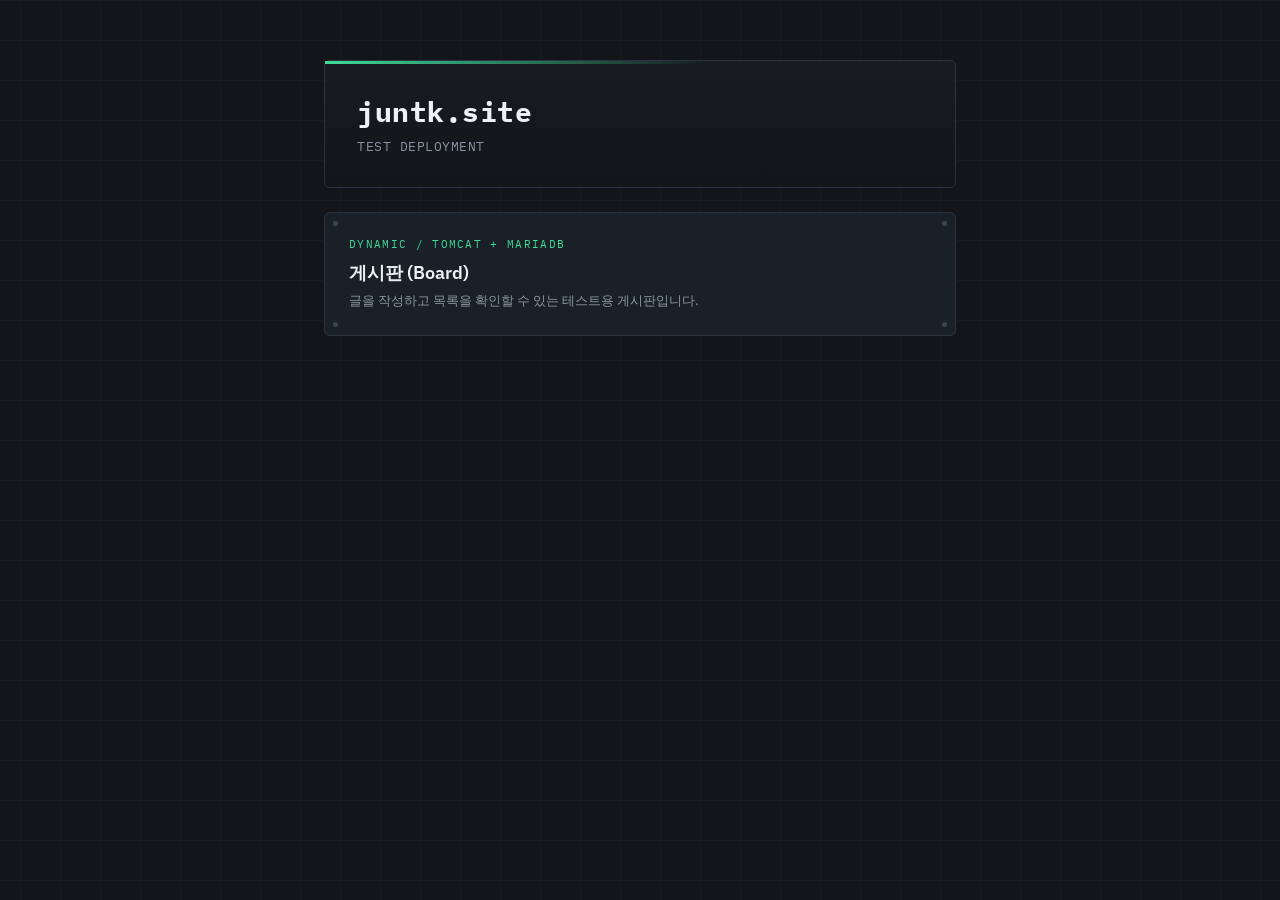
<file: juntk.site/index.html>
<!DOCTYPE html>
<html lang="ko">
<head>
<meta charset="UTF-8">
<meta name="viewport" content="width=device-width, initial-scale=1.0">
<title>juntk.site</title>
<link rel="preconnect" href="https://fonts.googleapis.com">
<link rel="preconnect" href="https://fonts.gstatic.com" crossorigin>
<link href="https://fonts.googleapis.com/css2?family=IBM+Plex+Mono:wght@400;500;700&family=IBM+Plex+Sans:wght@400;500;600&display=swap" rel="stylesheet">
<style>
  :root {
    --bg: #12161b;
    --bg-elev: #171c22;
    --panel: #1a2028;
    --border: #2b3440;
    --border-strong: #3a4552;
    --accent: #3ddc97;
    --text: #eef1f4;
    --text-dim: #8a94a1;
    --text-faint: #5b6472;
    --mono: 'IBM Plex Mono', ui-monospace, monospace;
    --sans: 'IBM Plex Sans', -apple-system, sans-serif;
  }

  * { box-sizing: border-box; margin: 0; padding: 0; }

  html, body {
    background: var(--bg);
    color: var(--text);
    font-family: var(--sans);
    min-height: 100vh;
    background-image:
      linear-gradient(var(--bg-elev) 1px, transparent 1px),
      linear-gradient(90deg, var(--bg-elev) 1px, transparent 1px);
    background-size: 40px 40px;
    background-position: center top;
  }

  .wrap {
    max-width: 680px;
    margin: 0 auto;
    padding: 60px 24px 80px;
  }

  .site-header {
    border: 1px solid var(--border);
    border-radius: 6px;
    background: linear-gradient(180deg, var(--bg-elev), var(--bg));
    padding: 32px;
    margin-bottom: 24px;
    position: relative;
  }

  .site-header::before {
    content: "";
    position: absolute;
    top: 0; left: 0; right: 0;
    height: 3px;
    background: linear-gradient(90deg, var(--accent), transparent 60%);
  }

  .site-title {
    font-family: var(--mono);
    font-size: 28px;
    font-weight: 700;
    letter-spacing: .02em;
    margin-bottom: 8px;
  }

  .site-sub {
    font-family: var(--mono);
    font-size: 13px;
    color: var(--text-dim);
    letter-spacing: .04em;
  }

  .card {
    display: block;
    background: var(--panel);
    border: 1px solid var(--border);
    border-radius: 6px;
    padding: 24px;
    text-decoration: none;
    color: var(--text);
    transition: border-color 0.15s ease, transform 0.15s ease;
    position: relative;
    margin-bottom: 16px;
  }

  .card:hover {
    border-color: var(--accent);
    transform: translateY(-2px);
  }

  .card-label {
    font-family: var(--mono);
    font-size: 11px;
    color: var(--accent);
    letter-spacing: .12em;
    text-transform: uppercase;
    margin-bottom: 10px;
  }

  .card-title {
    font-size: 18px;
    font-weight: 600;
    margin-bottom: 6px;
  }

  .card-desc {
    font-size: 13px;
    color: var(--text-dim);
    line-height: 1.5;
  }

  .rivet {
    position: absolute;
    width: 5px; height: 5px;
    border-radius: 50%;
    background: var(--border-strong);
  }
  .rivet.tl { top: 8px; left: 8px; }
  .rivet.tr { top: 8px; right: 8px; }
  .rivet.bl { bottom: 8px; left: 8px; }
  .rivet.br { bottom: 8px; right: 8px; }

  @media (max-width: 520px) {
    .wrap { padding: 32px 16px 40px; }
    .site-header { padding: 20px; }
    .site-title { font-size: 22px; }
  }
</style>
</head>
<body>

<div class="wrap">

  <header class="site-header">
    <div class="site-title">juntk.site</div>
    <div class="site-sub">TEST DEPLOYMENT</div>
  </header>

  <a href="/Board/" class="card">
    <span class="rivet tl"></span><span class="rivet tr"></span>
    <span class="rivet bl"></span><span class="rivet br"></span>
    <div class="card-label">Dynamic / Tomcat + MariaDB</div>
    <div class="card-title">게시판 (Board)</div>
    <div class="card-desc">글을 작성하고 목록을 확인할 수 있는 테스트용 게시판입니다.</div>
  </a>


</div>

</body>
</html>
</file>
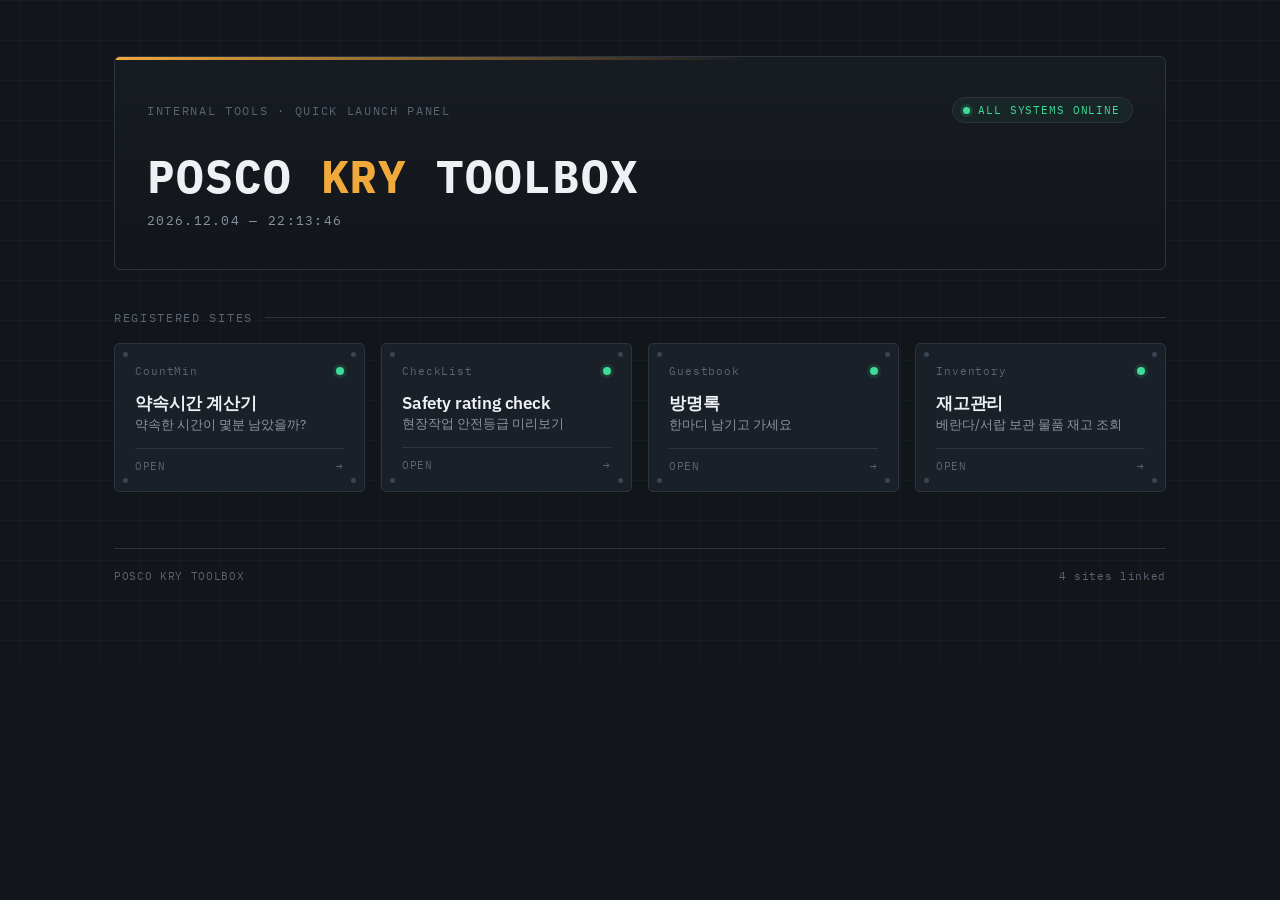
<file: posco-kry.site/index.html>
<!DOCTYPE html>
<html lang="ko">
<head>
<meta charset="UTF-8">
<meta name="viewport" content="width=device-width, initial-scale=1.0">
<title>POSCO KRY TOOLBOX</title>
<link rel="preconnect" href="https://fonts.gstatic.com" crossorigin>
<link href="https://fonts.googleapis.com/css2?family=IBM+Plex+Mono:wght@400;500;700&family=IBM+Plex+Sans:wght@400;500;600&display=swap" rel="stylesheet">
<link rel="stylesheet" href="style.css">
</head>
<body>

<div class="wrap">

  <header class="hero">
    <div class="hero-top">
      <span class="eyebrow">Internal Tools · Quick Launch Panel</span>
      <span class="status-pill"><span class="dot"></span>ALL SYSTEMS ONLINE</span>
    </div>
    <h1 class="title">POSCO <span>KRY</span> TOOLBOX</h1>
    <p class="subtitle" id="clock">SYSTEM READY</p>
  </header>

  <div class="section-label">Registered Sites</div>
  <div class="grid" id="grid"></div>

  <footer class="footer">
    <span>POSCO KRY TOOLBOX</span>
    <span id="count">0 sites linked</span>
  </footer>

</div>

<script src="sites.js"></script>
<script>
  const grid = document.getElementById('grid');
  const countEl = document.getElementById('count');

  function render(sites){
    if(!sites || sites.length === 0){
      grid.innerHTML = '<div class="empty">등록된 사이트가 없습니다. sites.js에 항목을 추가하세요.</div>';
      countEl.textContent = '0 sites linked';
      return;
    }

    grid.innerHTML = sites.map((s, i) => {
      const code = (s.id || String(i + 1).padStart(2, '0'));
      const href = './' + s.path.replace(/^\.?\//, '').replace(/\/$/, '') + '/index.html';
      return `
        <a class="card" href="${href}">
          <span class="rivet tl"></span><span class="rivet tr"></span>
          <span class="rivet bl"></span><span class="rivet br"></span>
          <div class="card-head">
            <span class="card-id">${escapeHtml(code)}</span>
            <span class="led"></span>
          </div>
          <div>
            <div class="card-name">${escapeHtml(s.name || s.path)}</div>
            <div class="card-desc">${escapeHtml(s.desc || '')}</div>
          </div>
          <div class="card-foot">
            <span>OPEN</span>
            <span class="arrow">&#8594;</span>
          </div>
        </a>`;
    }).join('');

    countEl.textContent = sites.length + ' site' + (sites.length > 1 ? 's' : '') + ' linked';
  }

  function escapeHtml(str){
    return String(str)
      .replace(/&/g, '&amp;')
      .replace(/</g, '&lt;')
      .replace(/>/g, '&gt;');
  }

  render(typeof SITES !== 'undefined' ? SITES : []);

  function updateClock(){
    const now = new Date();
    const pad = n => String(n).padStart(2, '0');
    const str = `${now.getFullYear()}.${pad(now.getMonth()+1)}.${pad(now.getDate())} — ${pad(now.getHours())}:${pad(now.getMinutes())}:${pad(now.getSeconds())}`;
    document.getElementById('clock').textContent = str;
  }
  updateClock();
  setInterval(updateClock, 1000);
</script>

</body>
</html>
</file>
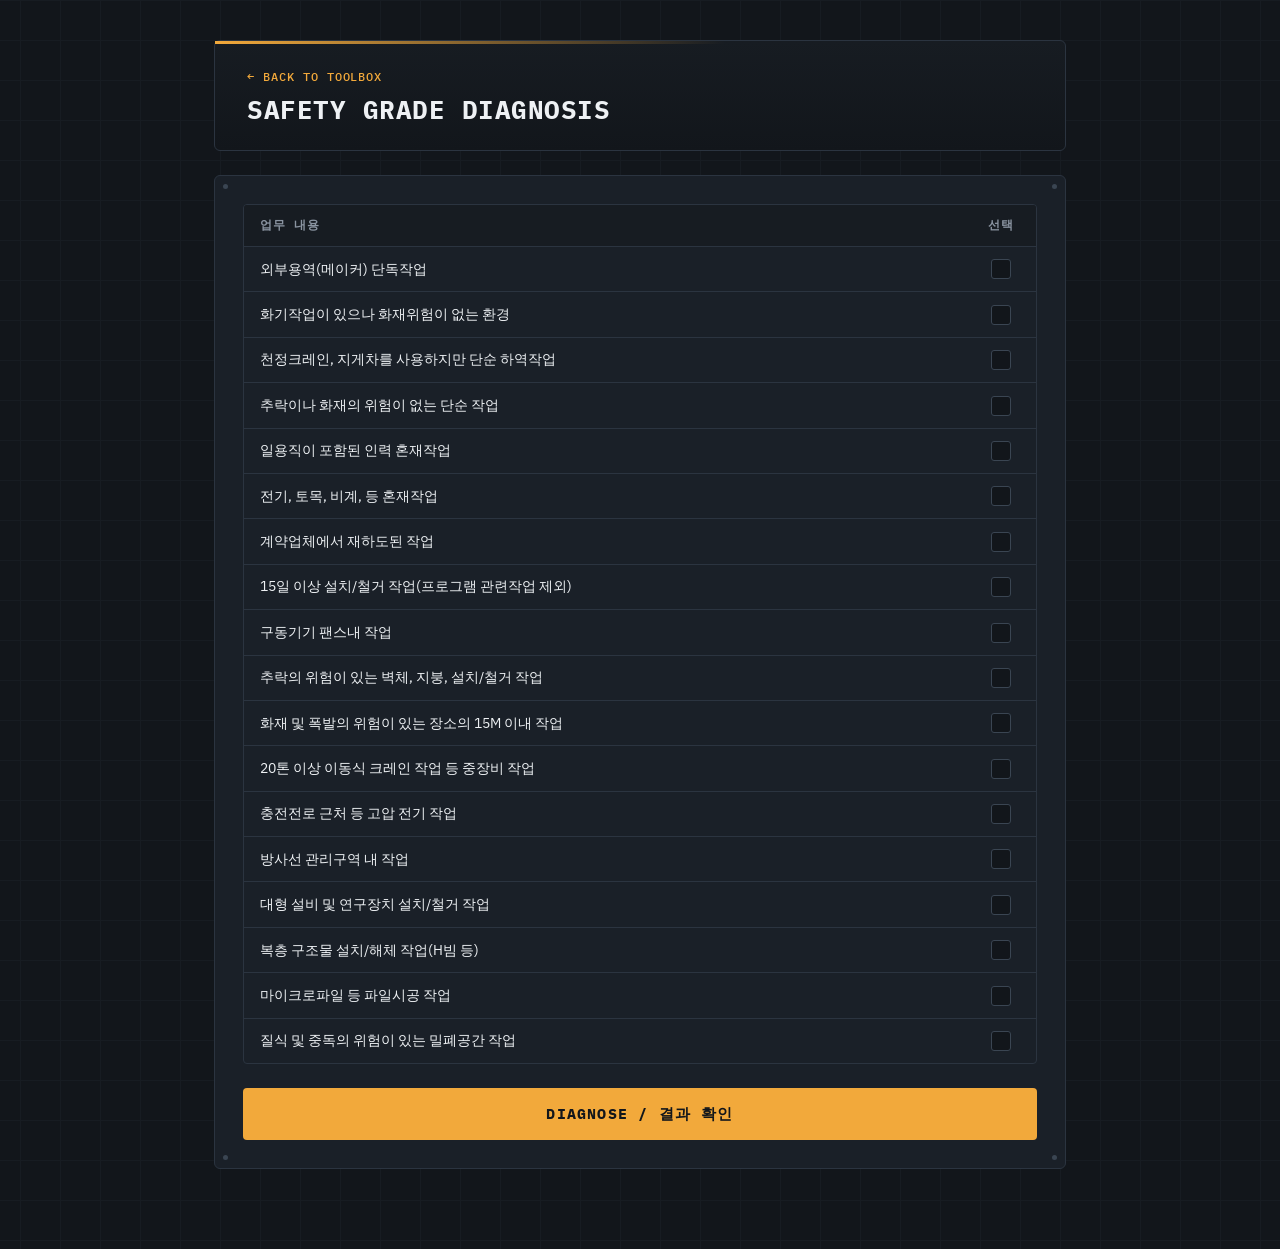
<file: posco-kry.site/CheckList/index.html>
<!DOCTYPE html>
<html lang="ko">
<head>
    <meta charset="UTF-8">
    <meta name="viewport" content="width=device-width, initial-scale=1.0">
    <title>POSCO KRY TOOLBOX - 안전등급 진단</title>
    <link rel="preconnect" href="https://fonts.googleapis.com">
    <link rel="preconnect" href="https://fonts.gstatic.com" crossorigin>
    <link href="https://fonts.googleapis.com/css2?family=IBM+Plex+Mono:wght@400;500;700&family=IBM+Plex+Sans:wght@400;500;600&display=swap" rel="stylesheet">
    <style>
        :root {
            --bg: #12161b;
            --bg-elev: #171c22;
            --panel: #1a2028;
            --panel-hover: #1f2630;
            --border: #2b3440;
            --border-strong: #3a4552;
            --amber: #f2a93b;
            --amber-dim: #8a6423;
            --green: #3ddc97;
            --red: #ff5c5c;
            --text: #eef1f4;
            --text-dim: #8a94a1;
            --text-faint: #5b6472;
            --mono: 'IBM Plex Mono', ui-monospace, monospace;
            --sans: 'IBM Plex Sans', -apple-system, sans-serif;
        }

        * { box-sizing: border-box; margin: 0; padding: 0; }

        html, body {
            background: var(--bg);
            color: var(--text);
            font-family: var(--sans);
            min-height: 100vh;
            background-image:
                linear-gradient(var(--bg-elev) 1px, transparent 1px),
                linear-gradient(90deg, var(--bg-elev) 1px, transparent 1px);
            background-size: 40px 40px;
            background-position: center top;
        }

        .wrap {
            max-width: 900px;
            margin: 0 auto;
            padding: 40px 24px 80px;
        }

        /* ── Header / Navigation ───────────────────── */
        .tool-header {
            border: 1px solid var(--border);
            border-radius: 6px;
            background: linear-gradient(180deg, var(--bg-elev), var(--bg));
            padding: 24px 32px;
            margin-bottom: 24px;
            position: relative;
        }

        .tool-header::before {
            content: "";
            position: absolute;
            top: 0; left: 0; right: 0;
            height: 3px;
            background: linear-gradient(90deg, var(--amber), transparent 60%);
        }

        .back-link {
            display: inline-flex;
            align-items: center;
            gap: 8px;
            color: var(--amber);
            text-decoration: none;
            font-family: var(--mono);
            font-size: 12px;
            letter-spacing: .08em;
            font-weight: 500;
            margin-bottom: 8px;
            transition: opacity 0.15s ease;
        }
        .back-link:hover { opacity: 0.8; }

        .tool-title {
            font-family: var(--mono);
            font-size: 26px;
            font-weight: 700;
            color: var(--text);
            letter-spacing: .02em;
        }

        /* ── Main Panel ───────────────────────────── */
        .tool-panel {
            background: var(--panel);
            border: 1px solid var(--border);
            border-radius: 6px;
            padding: 28px;
            position: relative;
        }

        /* Rivet Details */
        .rivet {
            position: absolute;
            width: 5px; height: 5px;
            border-radius: 50%;
            background: var(--border-strong);
        }
        .rivet.tl { top: 8px; left: 8px; }
        .rivet.tr { top: 8px; right: 8px; }
        .rivet.bl { bottom: 8px; left: 8px; }
        .rivet.br { bottom: 8px; right: 8px; }

        /* Table Design */
        .table-container {
            width: 100%;
            overflow-x: auto;
            border: 1px solid var(--border);
            border-radius: 4px;
            margin-bottom: 24px;
        }

        table {
            width: 100%;
            border-collapse: collapse;
            font-size: 14px;
            text-align: left;
        }

        th, td {
            padding: 12px 16px;
            border-bottom: 1px solid var(--border);
        }

        th {
            background: var(--bg-elev);
            font-family: var(--mono);
            font-size: 12px;
            color: var(--text-dim);
            letter-spacing: .08em;
            text-transform: uppercase;
        }

        tr:last-child td { border-bottom: none; }
        tr:hover td { background: rgba(255, 255, 255, 0.02); }

        .check-cell {
            width: 70px;
            text-align: center;
        }

        input[type="checkbox"] {
            appearance: none;
            width: 20px;
            height: 20px;
            border: 1px solid var(--border-strong);
            border-radius: 3px;
            background: var(--bg);
            cursor: pointer;
            position: relative;
            vertical-align: middle;
            transition: all 0.15s ease;
        }

        input[type="checkbox"]:checked {
            background: var(--amber);
            border-color: var(--amber);
        }

        input[type="checkbox"]:checked::after {
            content: "✓";
            position: absolute;
            color: var(--bg);
            font-size: 14px;
            font-weight: bold;
            top: 50%; left: 50%;
            transform: translate(-50%, -50%);
        }

        /* Submit Button */
        .btn-submit {
            width: 100%;
            padding: 16px;
            background: var(--amber);
            color: var(--bg);
            border: none;
            border-radius: 4px;
            font-family: var(--mono);
            font-size: 15px;
            font-weight: 700;
            letter-spacing: .08em;
            cursor: pointer;
            transition: background 0.15s ease, transform 0.15s ease;
        }

        .btn-submit:hover {
            background: #e0982e;
            transform: translateY(-1px);
        }

        /* ── Modal Design ─────────────────────────── */
        #modal {
            display: none;
            position: fixed;
            top: 0; left: 0; width: 100%; height: 100%;
            background: rgba(18, 22, 27, 0.85);
            backdrop-filter: blur(4px);
            justify-content: center;
            align-items: center;
            z-index: 9999;
        }

        .modal-box {
            background: var(--panel);
            border: 1px solid var(--border-strong);
            padding: 32px;
            border-radius: 6px;
            text-align: center;
            width: 90%;
            max-width: 420px;
            position: relative;
            box-shadow: 0 10px 30px rgba(0,0,0,0.5);
        }

        .modal-title {
            font-family: var(--mono);
            font-size: 12px;
            color: var(--text-dim);
            letter-spacing: .1em;
            text-transform: uppercase;
        }

        #gradeOutput {
            font-family: var(--mono);
            font-size: 4rem;
            font-weight: 700;
            margin: 12px 0;
            line-height: 1;
        }

        .info-msg {
            font-size: 14px;
            line-height: 1.6;
            color: var(--text-dim);
            margin-bottom: 24px;
            word-break: keep-all;
        }

        .info-msg b {
            color: var(--text);
            display: block;
            margin-top: 8px;
            font-size: 15px;
        }

        .btn-close {
            width: 100%;
            padding: 12px;
            background: transparent;
            color: var(--text);
            border: 1px solid var(--border-strong);
            border-radius: 4px;
            font-family: var(--mono);
            font-size: 13px;
            font-weight: 500;
            cursor: pointer;
            transition: background 0.15s ease;
        }

        .btn-close:hover {
            background: var(--panel-hover);
            border-color: var(--amber-dim);
        }

        @media (max-width: 520px) {
            .wrap { padding: 24px 16px 40px; }
            .tool-header { padding: 20px; }
            .tool-panel { padding: 20px; }
            th, td { padding: 10px 12px; }
        }
    </style>
</head>
<body>

<div class="wrap">

    <header class="tool-header">
        <a href="../index.html" class="back-link">&#8592; BACK TO TOOLBOX</a>
        <h1 class="tool-title">SAFETY GRADE DIAGNOSIS</h1>
    </header>

    <main class="tool-panel">
        <span class="rivet tl"></span><span class="rivet tr"></span>
        <span class="rivet bl"></span><span class="rivet br"></span>

        <div class="table-container">
            <table>
                <thead>
                    <tr>
                        <th>업무 내용</th>
                        <th class="check-cell">선택</th>
                    </tr>
                </thead>
                <tbody>
                    <tr><td>외부용역(메이커) 단독작업</td><td class="check-cell"><input type="checkbox" class="chk" data-g="B"></td></tr>
                    <tr><td>화기작업이 있으나 화재위험이 없는 환경</td><td class="check-cell"><input type="checkbox" class="chk" data-g="B"></td></tr>
                    <tr><td>천정크레인, 지게차를 사용하지만 단순 하역작업</td><td class="check-cell"><input type="checkbox" class="chk" data-g="B"></td></tr>
                    <tr><td>추락이나 화재의 위험이 없는 단순 작업</td><td class="check-cell"><input type="checkbox" class="chk" data-g="B"></td></tr>
                    <tr><td>일용직이 포함된 인력 혼재작업</td><td class="check-cell"><input type="checkbox" class="chk" data-g="A"></td></tr>
                    <tr><td>전기, 토목, 비계, 등 혼재작업</td><td class="check-cell"><input type="checkbox" class="chk" data-g="A"></td></tr>
                    <tr><td>계약업체에서 재하도된 작업</td><td class="check-cell"><input type="checkbox" class="chk" data-g="A"></td></tr>
                    <tr><td>15일 이상 설치/철거 작업(프로그램 관련작업 제외)</td><td class="check-cell"><input type="checkbox" class="chk" data-g="A"></td></tr>
                    <tr><td>구동기기 팬스내 작업</td><td class="check-cell"><input type="checkbox" class="chk" data-g="A"></td></tr>
                    <tr><td>추락의 위험이 있는 벽체, 지붕, 설치/철거 작업</td><td class="check-cell"><input type="checkbox" class="chk" data-g="A"></td></tr>
                    <tr><td>화재 및 폭발의 위험이 있는 장소의 15M 이내 작업</td><td class="check-cell"><input type="checkbox" class="chk" data-g="A"></td></tr>
                    <tr><td>20톤 이상 이동식 크레인 작업 등 중장비 작업</td><td class="check-cell"><input type="checkbox" class="chk" data-g="A"></td></tr>
                    <tr><td>충전전로 근처 등 고압 전기 작업</td><td class="check-cell"><input type="checkbox" class="chk" data-g="A"></td></tr>
                    <tr><td>방사선 관리구역 내 작업</td><td class="check-cell"><input type="checkbox" class="chk" data-g="A"></td></tr>
                    <tr><td>대형 설비 및 연구장치 설치/철거 작업</td><td class="check-cell"><input type="checkbox" class="chk" data-g="S"></td></tr>
                    <tr><td>복층 구조물 설치/해체 작업(H빔 등)</td><td class="check-cell"><input type="checkbox" class="chk" data-g="S"></td></tr>
                    <tr><td>마이크로파일 등 파일시공 작업</td><td class="check-cell"><input type="checkbox" class="chk" data-g="S"></td></tr>
                    <tr><td>질식 및 중독의 위험이 있는 밀폐공간 작업</td><td class="check-cell"><input type="checkbox" class="chk" data-g="S"></td></tr>
                </tbody>
            </table>
        </div>

        <button class="btn-submit" onclick="getResult()">DIAGNOSE / 결과 확인</button>
    </main>

</div>

<div id="modal">
    <div class="modal-box">
        <span class="rivet tl"></span><span class="rivet tr"></span>
        <span class="rivet bl"></span><span class="rivet br"></span>
        
        <div class="modal-title">DIAGNOSIS RESULT</div>
        <div id="gradeOutput">-</div>
        <div id="msgOutput" class="info-msg"></div>
        <button class="btn-close" onclick="closeModal()">CLOSE</button>
    </div>
</div>

<script>
    function getResult() {
        const chks = document.querySelectorAll('.chk');
        const map = { 'S': 3, 'A': 2, 'B': 1 };
        let top = 0;
        let res = "";

        chks.forEach(c => {
            if(c.checked) {
                let score = map[c.dataset.g];
                if(score > top) { top = score; res = c.dataset.g; }
            }
        });

        const out = document.getElementById('gradeOutput');
        const msgOut = document.getElementById('msgOutput');

        const contentMap = {
            'S': {
                color: 'var(--red)',
                text: '특별관리 위험 등급입니다.<br><b>연구원장 및 제철소 부소장</b> 최종보고 하시기 바랍니다.'
            },
            'A': {
                color: 'var(--amber)',
                text: '고위험작업 중점관리 등급입니다.<br><b>연구소장 및 제철소 부장</b> 최종보고 하시기 바랍니다.'
            },
            'B': {
                color: 'var(--green)',
                text: '일상작업 등급입니다.<br><b>그룹장 및 공장장</b> 최종보고 하시기 바랍니다.'
            }
        };

        if(top === 0) {
            out.innerText = "N/A";
            out.style.color = "var(--text-faint)";
            msgOut.innerHTML = "항목을 선택해 주세요.";
        } else {
            out.innerText = res;
            out.style.color = contentMap[res].color;
            msgOut.innerHTML = contentMap[res].text;
        }
        
        document.getElementById('modal').style.display = 'flex';
    }

    function closeModal() { document.getElementById('modal').style.display = 'none'; }
</script>

</body>
</html>
</file>
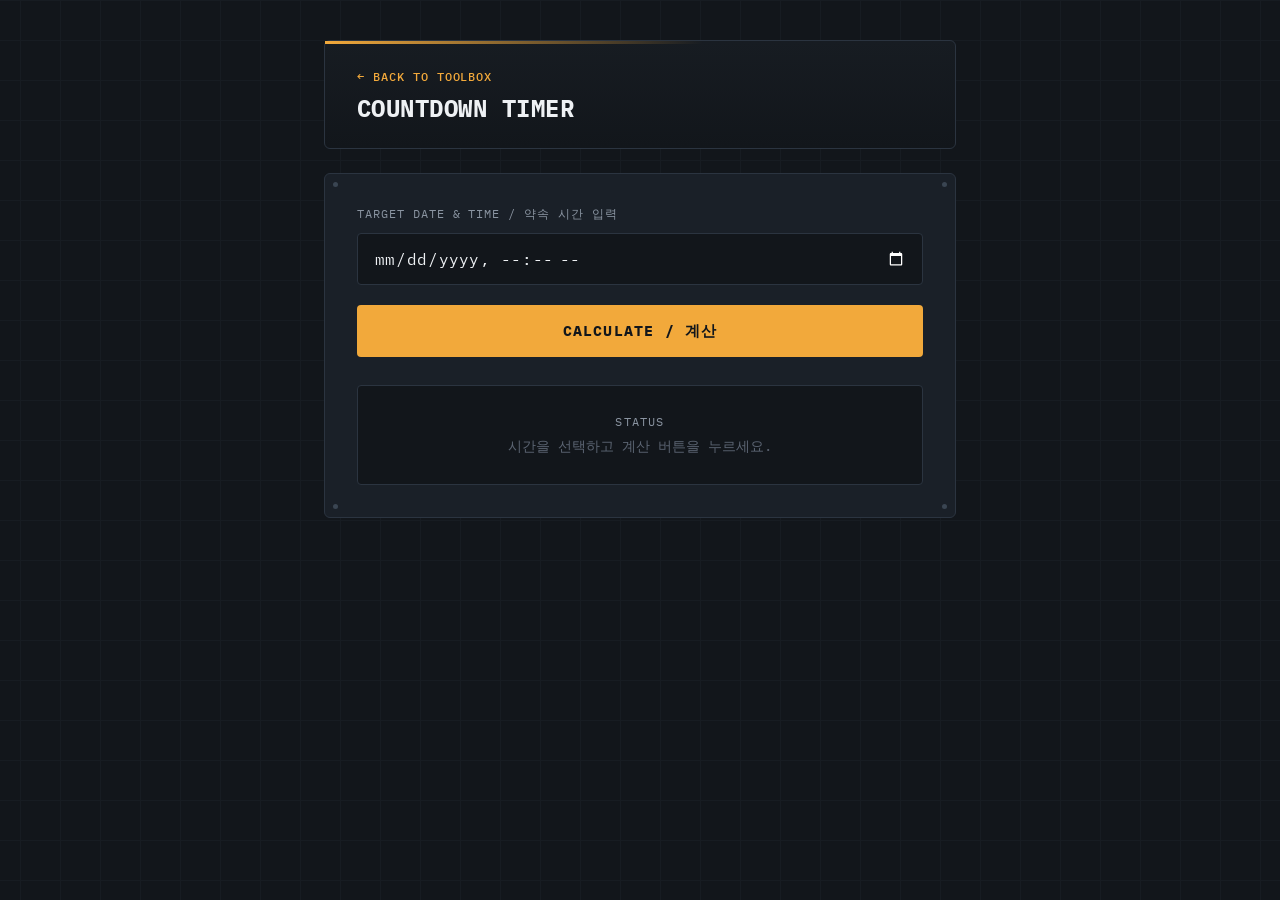
<file: posco-kry.site/CountMin/index.html>
<!DOCTYPE html>
<html lang="ko">
<head>
<meta charset="UTF-8">
<meta name="viewport" content="width=device-width, initial-scale=1.0">
<title>POSCO KRY TOOLBOX - 약속 남은 시간 계산기</title>
<link rel="preconnect" href="https://fonts.googleapis.com">
<link rel="preconnect" href="https://fonts.gstatic.com" crossorigin>
<link href="https://fonts.googleapis.com/css2?family=IBM+Plex+Mono:wght@400;500;700&family=IBM+Plex+Sans:wght@400;500;600&display=swap" rel="stylesheet">
<style>
  :root {
    --bg: #12161b;
    --bg-elev: #171c22;
    --panel: #1a2028;
    --panel-hover: #1f2630;
    --border: #2b3440;
    --border-strong: #3a4552;
    --amber: #f2a93b;
    --amber-dim: #8a6423;
    --green: #3ddc97;
    --red: #ff5c5c;
    --text: #eef1f4;
    --text-dim: #8a94a1;
    --text-faint: #5b6472;
    --mono: 'IBM Plex Mono', ui-monospace, monospace;
    --sans: 'IBM Plex Sans', -apple-system, sans-serif;
  }

  * { box-sizing: border-box; margin: 0; padding: 0; }

  html, body {
    background: var(--bg);
    color: var(--text);
    font-family: var(--sans);
    min-height: 100vh;
    background-image:
      linear-gradient(var(--bg-elev) 1px, transparent 1px),
      linear-gradient(90deg, var(--bg-elev) 1px, transparent 1px);
    background-size: 40px 40px;
    background-position: center top;
  }

  .wrap {
    max-width: 680px;
    margin: 0 auto;
    padding: 40px 24px 80px;
  }

  /* ── Header / Navigation ───────────────────── */
  .tool-header {
    border: 1px solid var(--border);
    border-radius: 6px;
    background: linear-gradient(180deg, var(--bg-elev), var(--bg));
    padding: 24px 32px;
    margin-bottom: 24px;
    position: relative;
  }

  .tool-header::before {
    content: "";
    position: absolute;
    top: 0; left: 0; right: 0;
    height: 3px;
    background: linear-gradient(90deg, var(--amber), transparent 60%);
  }

  .back-link {
    display: inline-flex;
    align-items: center;
    gap: 8px;
    color: var(--amber);
    text-decoration: none;
    font-family: var(--mono);
    font-size: 12px;
    letter-spacing: .08em;
    font-weight: 500;
    margin-bottom: 8px;
    transition: opacity 0.15s ease;
  }
  .back-link:hover { opacity: 0.8; }

  .tool-title {
    font-family: var(--mono);
    font-size: 24px;
    font-weight: 700;
    color: var(--text);
    letter-spacing: .02em;
  }

  /* ── Main Panel ───────────────────────────── */
  .tool-panel {
    background: var(--panel);
    border: 1px solid var(--border);
    border-radius: 6px;
    padding: 32px;
    position: relative;
  }

  /* Rivet Details */
  .rivet {
    position: absolute;
    width: 5px; height: 5px;
    border-radius: 50%;
    background: var(--border-strong);
  }
  .rivet.tl { top: 8px; left: 8px; }
  .rivet.tr { top: 8px; right: 8px; }
  .rivet.bl { bottom: 8px; left: 8px; }
  .rivet.br { bottom: 8px; right: 8px; }

  .form-group {
    margin-bottom: 20px;
  }

  label {
    display: block;
    font-family: var(--mono);
    font-size: 12px;
    color: var(--text-dim);
    letter-spacing: .08em;
    text-transform: uppercase;
    margin-bottom: 10px;
  }

  /* Input Styling */
  input[type="datetime-local"] {
    width: 100%;
    background: var(--bg);
    border: 1px solid var(--border);
    border-radius: 4px;
    padding: 14px 16px;
    color: var(--text);
    font-family: var(--mono);
    font-size: 16px;
    outline: none;
    transition: border-color 0.15s ease;
    color-scheme: dark;
  }

  input[type="datetime-local"]:focus {
    border-color: var(--amber);
  }

  /* Submit Button */
  .btn-submit {
    width: 100%;
    padding: 16px;
    background: var(--amber);
    color: var(--bg);
    border: none;
    border-radius: 4px;
    font-family: var(--mono);
    font-size: 15px;
    font-weight: 700;
    letter-spacing: .08em;
    cursor: pointer;
    transition: background 0.15s ease, transform 0.15s ease;
  }

  .btn-submit:hover {
    background: #e0982e;
    transform: translateY(-1px);
  }

  /* Result Box */
  #result {
    margin-top: 28px;
    padding: 24px;
    background: var(--bg);
    border: 1px solid var(--border);
    border-radius: 4px;
    text-align: center;
    font-family: var(--mono);
    min-height: 100px;
    display: flex;
    flex-direction: column;
    justify-content: center;
    align-items: center;
  }

  .result-label {
    font-size: 12px;
    color: var(--text-dim);
    letter-spacing: .1em;
    text-transform: uppercase;
    margin-bottom: 8px;
  }

  .result-value {
    font-size: 32px;
    font-weight: 700;
    color: var(--green);
  }

  .result-error {
    font-size: 14px;
    color: var(--red);
  }

  @media (max-width: 520px) {
    .wrap { padding: 24px 16px 40px; }
    .tool-header { padding: 20px; }
    .tool-panel { padding: 20px; }
    .result-value { font-size: 24px; }
  }
</style>
</head>
<body>

<div class="wrap">

  <header class="tool-header">
    <a href="../index.html" class="back-link">&#8592; BACK TO TOOLBOX</a>
    <h1 class="tool-title">COUNTDOWN TIMER</h1>
  </header>

  <main class="tool-panel">
    <span class="rivet tl"></span><span class="rivet tr"></span>
    <span class="rivet bl"></span><span class="rivet br"></span>

    <div class="form-group">
      <label for="target">Target Date & Time / 약속 시간 입력</label>
      <input type="datetime-local" id="target">
    </div>

    <button class="btn-submit" onclick="calc()">CALCULATE / 계산</button>

    <div id="result">
      <span class="result-label">Status</span>
      <span style="color: var(--text-faint); font-size: 14px;">시간을 선택하고 계산 버튼을 누르세요.</span>
    </div>
  </main>

</div>

<script>
function calc(){
    const targetVal = document.getElementById("target").value;
    const resultEl = document.getElementById("result");

    if(!targetVal){
        resultEl.innerHTML = `
            <span class="result-label">Error</span>
            <span class="result-error">날짜와 시간을 입력하세요.</span>
        `;
        return;
    }

    const target = new Date(targetVal);
    const now = new Date();
    const diff = target - now;

    if(isNaN(target.getTime())){
        resultEl.innerHTML = `
            <span class="result-label">Error</span>
            <span class="result-error">올바른 날짜와 시간을 입력하세요.</span>
        `;
        return;
    }

    if(diff < 0){
        resultEl.innerHTML = `
            <span class="result-label">Status</span>
            <span class="result-error">약속 시간이 이미 지났습니다.</span>
        `;
        return;
    }

    const minutes = Math.floor(diff / 1000 / 60);

    resultEl.innerHTML = `
        <span class="result-label">Time Remaining</span>
        <div class="result-value">${minutes.toLocaleString()}분</div>
    `;
}
</script>

</body>
</html>
</file>
<file: posco-kry.site/style.css>
:root{
  --bg:#12161b;
  --bg-elev:#171c22;
  --panel:#1a2028;
  --panel-hover:#1f2630;
  --border:#2b3440;
  --border-strong:#3a4552;
  --amber:#f2a93b;
  --amber-dim:#8a6423;
  --green:#3ddc97;
  --text:#eef1f4;
  --text-dim:#8a94a1;
  --text-faint:#5b6472;
  --mono:'IBM Plex Mono',ui-monospace,monospace;
  --sans:'IBM Plex Sans',-apple-system,sans-serif;
}

*{box-sizing:border-box;margin:0;padding:0;}

html,body{
  background:var(--bg);
  color:var(--text);
  font-family:var(--sans);
  min-height:100%;
}

body{
  background-image:
    linear-gradient(var(--bg-elev) 1px, transparent 1px),
    linear-gradient(90deg, var(--bg-elev) 1px, transparent 1px);
  background-size:40px 40px;
  background-position:center top;
}

.wrap{
  max-width:1100px;
  margin:0 auto;
  padding:56px 24px 80px;
}

/* ── Hero / Nameplate ───────────────────────── */

.hero{
  border:1px solid var(--border);
  border-radius:6px;
  background:linear-gradient(180deg, var(--bg-elev), var(--bg));
  padding:40px 32px;
  position:relative;
  overflow:hidden;
  margin-bottom:40px;
}

.hero::before{
  content:"";
  position:absolute;
  top:0; left:0; right:0;
  height:3px;
  background:linear-gradient(90deg, var(--amber), transparent 60%);
}

.hero-top{
  display:flex;
  align-items:center;
  justify-content:space-between;
  flex-wrap:wrap;
  gap:12px;
  margin-bottom:28px;
}

.eyebrow{
  font-family:var(--mono);
  font-size:12px;
  letter-spacing:.14em;
  color:var(--text-faint);
  text-transform:uppercase;
}

.status-pill{
  display:inline-flex;
  align-items:center;
  gap:8px;
  font-family:var(--mono);
  font-size:11px;
  letter-spacing:.08em;
  color:var(--green);
  border:1px solid var(--border);
  border-radius:999px;
  padding:5px 12px 5px 10px;
  background:rgba(61,220,151,0.06);
}

.dot{
  width:7px; height:7px;
  border-radius:50%;
  background:var(--green);
  box-shadow:0 0 0 3px rgba(61,220,151,0.15);
  animation:pulse 2.2s ease-in-out infinite;
}

@keyframes pulse{
  0%,100%{opacity:1;}
  50%{opacity:.4;}
}

h1.title{
  font-family:var(--mono);
  font-weight:700;
  font-size:clamp(28px, 5vw, 46px);
  letter-spacing:.02em;
  color:var(--text);
  line-height:1.1;
}

h1.title span{ color:var(--amber); }

.subtitle{
  margin-top:10px;
  font-family:var(--mono);
  font-size:13px;
  letter-spacing:.1em;
  color:var(--text-dim);
  text-transform:uppercase;
}

/* ── Section label ──────────────────────────── */

.section-label{
  display:flex;
  align-items:center;
  gap:12px;
  margin:0 0 18px;
  font-family:var(--mono);
  font-size:12px;
  letter-spacing:.14em;
  text-transform:uppercase;
  color:var(--text-faint);
}

.section-label::after{
  content:"";
  flex:1;
  height:1px;
  background:var(--border);
}

/* ── Grid of tool modules ───────────────────── */

.grid{
  display:grid;
  grid-template-columns:repeat(auto-fill, minmax(250px, 1fr));
  gap:16px;
}

.card{
  position:relative;
  display:flex;
  flex-direction:column;
  gap:14px;
  background:var(--panel);
  border:1px solid var(--border);
  border-radius:5px;
  padding:20px 20px 18px;
  text-decoration:none;
  color:inherit;
  transition:border-color .15s ease, background .15s ease, transform .15s ease;
}

.card:hover, .card:focus-visible{
  border-color:var(--amber-dim);
  background:var(--panel-hover);
  transform:translateY(-2px);
  outline:none;
}

.card:focus-visible{
  border-color:var(--amber);
}

.rivet{
  position:absolute;
  width:5px; height:5px;
  border-radius:50%;
  background:var(--border-strong);
}
.rivet.tl{top:8px;left:8px;}
.rivet.tr{top:8px;right:8px;}
.rivet.bl{bottom:8px;left:8px;}
.rivet.br{bottom:8px;right:8px;}

.card-head{
  display:flex;
  align-items:flex-start;
  justify-content:space-between;
  gap:10px;
}

.card-id{
  font-family:var(--mono);
  font-size:11px;
  letter-spacing:.08em;
  color:var(--text-faint);
}

.led{
  width:8px; height:8px;
  border-radius:50%;
  background:var(--green);
  box-shadow:0 0 0 3px rgba(61,220,151,0.12);
  flex-shrink:0;
  margin-top:3px;
}

.card-name{
  font-size:17px;
  font-weight:600;
  color:var(--text);
  letter-spacing:-.01em;
}

.card-desc{
  font-size:13px;
  line-height:1.5;
  color:var(--text-dim);
  flex:1;
}

.card-foot{
  display:flex;
  align-items:center;
  justify-content:space-between;
  padding-top:10px;
  border-top:1px solid var(--border);
  font-family:var(--mono);
  font-size:11px;
  letter-spacing:.06em;
  color:var(--text-faint);
}

.card:hover .card-foot, .card:focus-visible .card-foot{
  color:var(--amber);
}

.arrow{ transition:transform .15s ease; }
.card:hover .arrow, .card:focus-visible .arrow{ transform:translateX(3px); }

/* ── Empty state ─────────────────────────────── */

.empty{
  border:1px dashed var(--border);
  border-radius:5px;
  padding:40px 20px;
  text-align:center;
  color:var(--text-faint);
  font-family:var(--mono);
  font-size:13px;
}

/* ── Footer ──────────────────────────────────── */

.footer{
  margin-top:56px;
  padding-top:20px;
  border-top:1px solid var(--border);
  display:flex;
  justify-content:space-between;
  flex-wrap:wrap;
  gap:8px;
  font-family:var(--mono);
  font-size:11px;
  letter-spacing:.06em;
  color:var(--text-faint);
}

@media (max-width:520px){
  .wrap{padding:32px 16px 56px;}
  .hero{padding:28px 20px;}
  .grid{grid-template-columns:1fr;}
}

@media (prefers-reduced-motion: reduce){
  .dot{animation:none;}
  .card{transition:none;}
}
</file>
